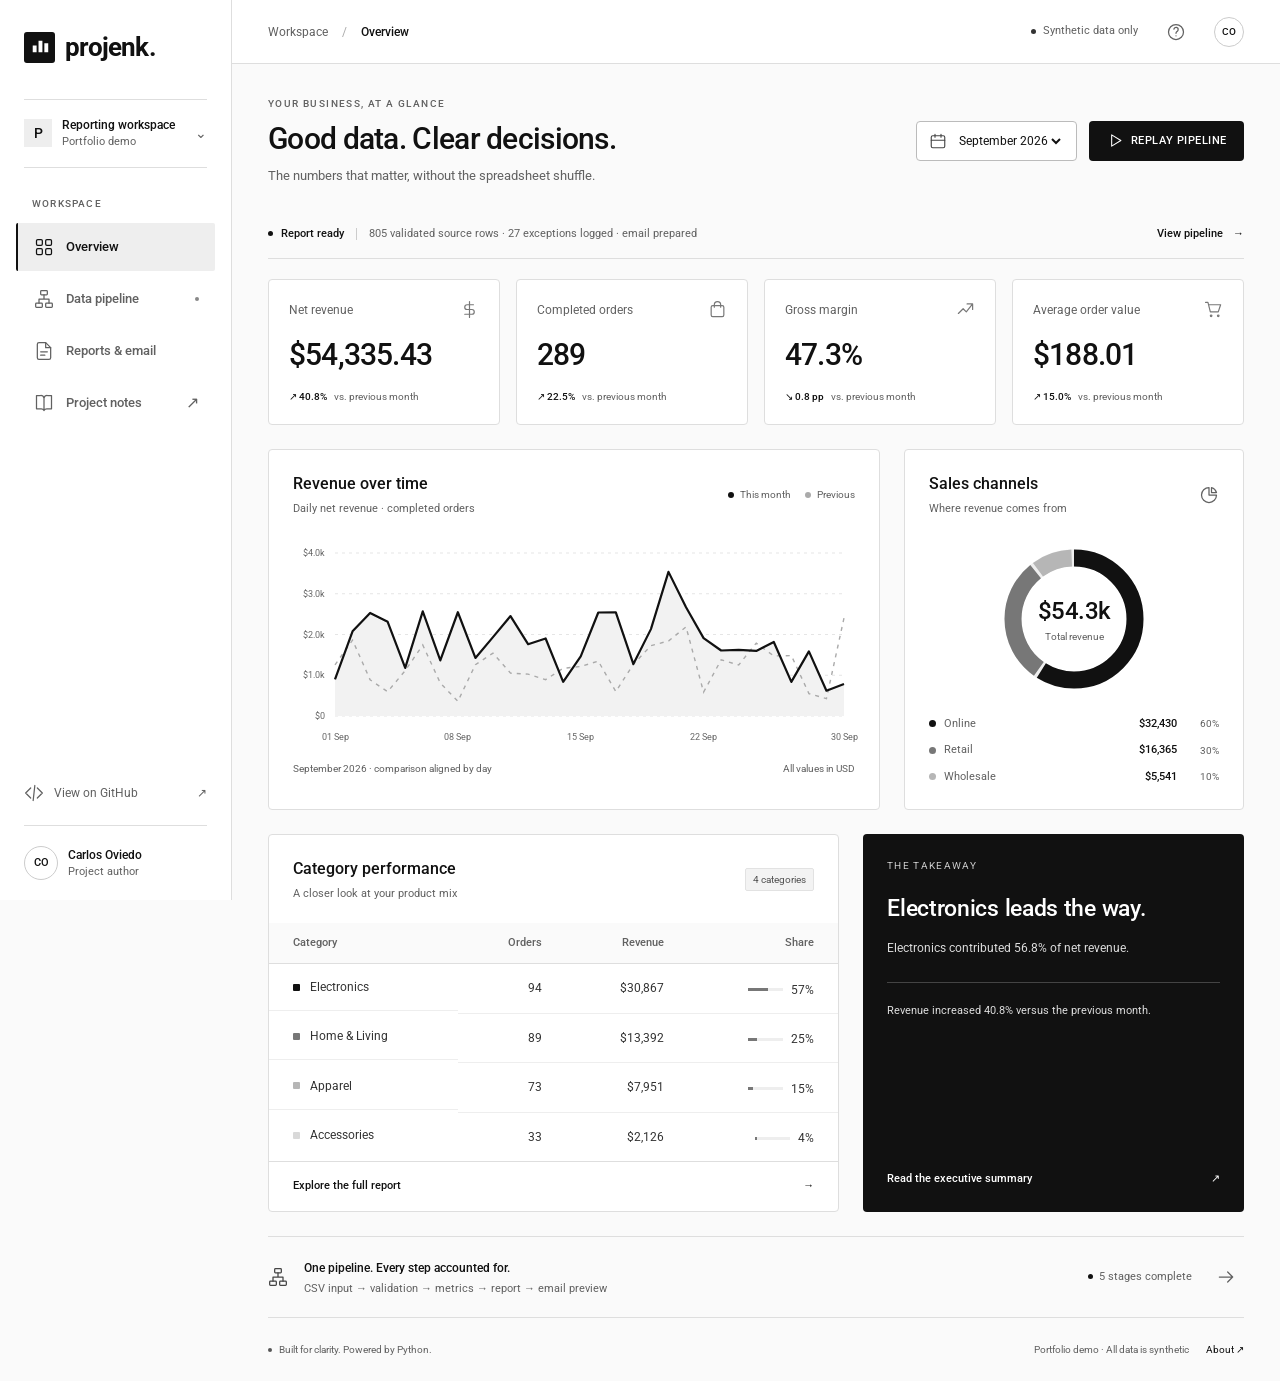
<file: docs/index.html>
<!doctype html>
<html lang="en">
<head>
  <meta charset="utf-8">
  <meta name="viewport" content="width=device-width, initial-scale=1">
  <meta name="description" content="Projenk: an automated business reporting portfolio. Explore synthetic CSV validation, business metrics, executive reports and email delivery.">
  <meta name="theme-color" content="#111111">
  <title>Projenk · Business reporting, automated</title>
  <link rel="icon" href="assets/favicon.svg" type="image/svg+xml">
  <link rel="stylesheet" href="assets/style.css">
  <script src="assets/app.js" defer></script>
</head>
<body>
  <a class="skip" href="#main">Skip to content</a>
  <aside class="sidebar">
    <a class="brand" href="#overview"><img src="assets/favicon.svg" width="31" height="31" alt="">projenk<span>.</span></a>
    <div class="workspace"><div class="workspace-mark">P</div><div><strong>Reporting workspace</strong><small>Portfolio demo</small></div><span class="chevrons">⌄</span></div>
    <p class="nav-label">WORKSPACE</p>
    <nav aria-label="Main navigation">
      <a href="#overview" data-view="overview" class="active"><span data-icon="grid"></span>Overview</a>
      <a href="#pipeline" data-view="pipeline"><span data-icon="flow"></span>Data pipeline<span class="nav-dot"></span></a>
      <a href="#reports" data-view="reports"><span data-icon="file"></span>Reports & email</a>
      <a href="#project" data-view="project"><span data-icon="book"></span>Project notes<span class="external-arrow">↗</span></a>
    </nav>
    <div class="sidebar-bottom"><a class="repo-link" href="https://github.com/ovikrai/projenk-reporting-demo" target="_blank" rel="noopener"><span data-icon="code"></span>View on GitHub <span>↗</span></a><div class="creator"><span class="avatar">CO</span><div><strong>Carlos Oviedo</strong><small>Project author</small></div></div></div>
  </aside>
  <div class="app-shell">
    <header class="topbar"><div><span class="breadcrumb">Workspace</span><span class="slash">/</span><strong id="breadcrumb">Overview</strong></div><div class="topbar-right"><span class="synthetic-pill"><span></span>Synthetic data only</span><a href="#project" class="icon-button" aria-label="About this demo"><span data-icon="help"></span></a><span class="avatar small">CO</span></div></header>
    <main id="main" tabindex="-1">
      <div class="page-heading"><div><p class="eyebrow" id="eyebrow">YOUR BUSINESS, AT A GLANCE</p><h1 id="page-title">Good data. Clear decisions.</h1><p id="page-subtitle">The numbers that matter, without the spreadsheet shuffle.</p></div><div class="heading-actions"><label class="period-picker"><span data-icon="calendar"></span><span class="sr-only">Reporting month</span><select id="period" aria-label="Reporting month"><option value="2026-09">September 2026</option><option value="2026-08">August 2026</option><option value="2026-07">July 2026</option></select></label><button class="button primary" id="run-button"><span data-icon="play"></span><span id="run-label">Replay pipeline</span></button></div></div>
      <div id="status" class="status-message" role="status" aria-live="polite"></div>
      <section id="view-overview" class="view" aria-label="Business overview">
        <div class="summary-strip"><div><span class="status-dot"></span><strong>Report ready</strong><span class="strip-divider"></span><span id="summary-count">Loading validated orders…</span></div><a href="#pipeline">View pipeline <span>→</span></a></div>
        <div class="metric-grid" id="metrics"></div>
        <div class="chart-grid"><article class="panel revenue-panel"><div class="panel-heading"><div><h2>Revenue over time</h2><p>Daily net revenue · completed orders</p></div><div class="chart-key"><span><i class="key current"></i>This month</span><span><i class="key previous"></i>Previous</span></div></div><div id="revenue-chart" class="revenue-chart"></div><div class="chart-foot"><span id="chart-period"></span><span class="light-text">All values in USD</span></div></article><article class="panel channels-panel"><div class="panel-heading"><div><h2>Sales channels</h2><p>Where revenue comes from</p></div><span data-icon="pie" class="muted"></span></div><div id="channel-chart"></div></article></div>
        <div class="detail-grid"><article class="panel category-panel"><div class="panel-heading"><div><h2>Category performance</h2><p>A closer look at your product mix</p></div><span class="tag">4 categories</span></div><div class="table-scroll"><table><thead><tr><th>Category</th><th>Orders</th><th>Revenue</th><th>Share</th></tr></thead><tbody id="category-rows"></tbody></table></div><a class="panel-link" href="#reports">Explore the full report <span>→</span></a></article><article class="insight-panel"><div class="insight-top"><span>THE TAKEAWAY</span></div><h2 id="insight-title">Let your data do the talking.</h2><p id="insight-body"></p><div class="insight-rule"></div><p class="insight-secondary" id="insight-secondary"></p><a href="#reports">Read the executive summary <span>↗</span></a></article></div>
        <article class="pipeline-strip"><div class="pipeline-icon"><span data-icon="flow"></span></div><div><strong>One pipeline. Every step accounted for.</strong><p>CSV input → validation → metrics → report → email preview</p></div><span class="pipeline-badge"><span class="status-dot"></span>5 stages complete</span><a href="#pipeline" class="icon-button" aria-label="Inspect pipeline"><span data-icon="arrow"></span></a></article>
      </section>
      <section id="view-pipeline" class="view" aria-label="Data pipeline" hidden>
        <div class="info-banner"><span data-icon="info"></span><p id="mode-note">This is a replay of real, generated Python artifacts. GitHub Pages serves the portfolio; Python and SMTP run locally or in GitHub Actions.</p></div>
        <div class="audit-metrics" id="audit-metrics"></div>
        <div class="pipeline-layout"><article class="panel stages-panel"><div class="panel-heading"><div><h2>From file to finished report</h2><p>Every stage has a verifiable output</p></div><span class="tag neutral">Deterministic</span></div><ol class="stage-list" id="stages"></ol></article><article class="panel source-panel"><div class="panel-heading"><h2>The source of truth</h2><span data-icon="file" class="muted"></span></div><div class="source-file"><span data-icon="table"></span><div><strong>synthetic_orders.csv</strong><small>July–September 2026 · seed 42</small></div><span class="tag">CSV</span></div><p>Retail orders across four categories, four regions and three channels. Includes deliberate duplicates, inconsistent formatting and invalid values.</p><a class="button secondary" href="data/synthetic_orders.csv" download><span data-icon="download"></span>Download source CSV</a><h3>Validation rules</h3><ul class="rule-list"><li>Strict schema and real ISO dates</li><li>Trim whitespace; normalize casing</li><li>Parse USD currency and grouped numbers</li><li>Validate quantities, costs and discounts</li><li>Retain the first valid duplicate ID</li><li>Reject invalid rows with a reason</li></ul><p class="hash-label">SOURCE SHA-256</p><code id="source-hash" class="hash"></code></article></div>
        <article class="panel"><div class="panel-heading"><div><h2>Validation audit</h2><p>Every excluded row stays visible. Counts cover the full source CSV.</p></div><a id="download-rejected" class="button secondary" download><span data-icon="download"></span>Rejected rows</a></div><div class="table-scroll"><table><thead><tr><th>Source line</th><th>Order ID</th><th>Reason</th><th>Result</th></tr></thead><tbody id="audit-rows"></tbody></table></div><button class="text-button" id="expand-audit">Show all 27 rejected rows ↓</button></article>
        <article class="panel clean-preview"><div class="panel-heading"><div><h2>Cleaned data preview</h2><p>The first eight accepted rows, ready for analysis</p></div><a id="download-cleaned" class="button secondary" download><span data-icon="download"></span>Cleaned CSV</a></div><div class="table-scroll"><table><thead><tr><th>Order ID</th><th>Date</th><th>Category</th><th>Channel</th><th>Qty</th><th>Unit price</th><th>Status</th></tr></thead><tbody id="clean-rows"></tbody></table></div></article>
      </section>
      <section id="view-reports" class="view" aria-label="Reports and email" hidden>
        <div class="report-layout"><article class="panel report-card"><div class="panel-heading"><div><h2>The executive report</h2><p>Generated from the validated dataset</p></div><span class="tag positive">Ready</span></div><div class="report-cover"><div class="report-brand">projenk<span>.</span></div><p class="eyebrow">MONTHLY BUSINESS REVIEW</p><h2>Clarity,<br>delivered.</h2><p id="report-month">September 2026</p><div class="cover-footer">SYNTHETIC RETAIL BUSINESS <span>↗</span></div></div><div class="report-actions"><a id="open-report" class="button primary" target="_blank" rel="noopener"><span data-icon="file"></span>Open report</a><a id="download-report" class="button secondary" download><span data-icon="download"></span>Download HTML</a></div><p class="small-note">Standalone HTML, ready to share. Use your browser’s Print / Save PDF for a PDF copy.</p></article><article class="panel email-card"><div class="panel-heading"><div><h2>Ready for the inbox</h2><p>A real MIME email with the report attached</p></div><span class="tag warning">Preview only</span></div><div class="email-fields"><p><span>From</span>demo@example.com</p><p><span>To</span>operations@example.com</p><p><span>Subject</span><strong id="email-subject"></strong></p></div><div class="email-body" id="email-body"></div><div class="attachment"><span data-icon="file"></span><div><strong id="attachment-name"></strong><small>Standalone HTML report</small></div><span data-icon="check"></span></div><a id="download-email" class="button secondary" download><span data-icon="download"></span>Download email (.eml)</a><div class="delivery-note"><span data-icon="info"></span><p>Preview prepared. No message is sent from this public site. Configure SMTP and run <code>--send</code> for live delivery.</p></div></article></div>
        <article class="panel"><div class="panel-heading"><div><h2>The report, behind the scenes</h2><p>Trace every conclusion back to the numbers</p></div><a id="download-metrics" class="button secondary" download>Metrics JSON <span>↗</span></a></div><ul id="report-insights" class="report-insights"></ul></article>
      </section>
      <section id="view-project" class="view" aria-label="Project documentation and portfolio" hidden>
        <article class="project-hero"><div><span class="tag neutral">ENGINEERING CASE STUDY</span><h2>Make reporting a process.<br>Not a recurring chore.</h2><p>A complete automation demo: intentionally messy synthetic data, auditable validation, reliable calculations and a report ready for delivery.</p><div class="tech-tags"><span>Python</span><span>CSV</span><span>GitHub Actions</span><span>GitHub Pages</span></div></div><div class="project-visual"><div class="visual-node">CSV<span>832 source rows</span></div><span>↓</span><div class="visual-node processing-node">Clean + validate<span>805 trusted rows</span></div><span>↓</span><div class="visual-node">Report + email<span>One automated workflow</span></div></div></article>
        <div class="project-grid"><article class="panel"><p class="eyebrow">01 / THE PROBLEM</p><h2>Reporting should be repeatable.</h2><p>Manual spreadsheets make it easy to overlook duplicates, mix refund rules and send figures nobody can trace. This demo makes each assumption visible and each output reproducible.</p></article><article class="panel"><p class="eyebrow">02 / THE SOLUTION</p><h2>Small pipeline. Complete handoff.</h2><p>A Python standard-library pipeline validates each row, uses decimal currency arithmetic, compares months and generates a standalone executive report plus a MIME email attachment.</p></article></div>
        <article class="panel video-panel"><div class="panel-heading"><div><h2>A quick tour</h2><p>A short walkthrough of the working demo</p></div><span class="tag">~35 seconds · captions</span></div><video id="demo-video" controls preload="metadata" poster="assets/overview.jpg"><source src="assets/demo.mp4" type="video/mp4"><track src="assets/demo.vtt" kind="captions" srclang="en" label="English" default>Your browser does not support video. <a href="assets/demo.mp4">Download the demo.</a></video></article>
        <div class="project-grid"><article class="panel setup-panel"><div class="panel-heading"><div><h2>Up and running</h2><p>Python 3.11+ · no third-party dependencies</p></div><button class="icon-button" id="copy-setup" aria-label="Copy setup commands"><span data-icon="copy"></span></button></div><pre id="setup-code"><code>git clone https://github.com/ovikrai/projenk-reporting-demo.git
cd projenk-reporting-demo
python3 scripts/build_site.py
python3 main.py
# Open http://127.0.0.1:8000</code></pre><p>Generate your own report with the same pipeline:</p><pre><code>python3 -m reporting run --month 2026-09</code></pre></article><article class="panel"><div class="panel-heading"><h2>Designed to be inspectable</h2><span data-icon="code" class="muted"></span></div><ul class="project-checks"><li><span data-icon="check"></span>Reproducible input with a fixed random seed</li><li><span data-icon="check"></span>CSV exports and row-level rejection reasons</li><li><span data-icon="check"></span>Monthly comparisons and documented formulas</li><li><span data-icon="check"></span>Explicit email delivery and duplicate-send receipts</li><li><span data-icon="check"></span>Tests for edge cases, reports and delivery</li><li><span data-icon="check"></span>Static hosting on GitHub Pages</li></ul><a class="panel-link" href="https://github.com/ovikrai/projenk-reporting-demo#readme" target="_blank" rel="noopener">Read the setup & architecture guide <span>↗</span></a></article></div>
        <article class="panel methodology"><h2>Know what you’re looking at</h2><p>All orders, revenue and business observations are synthetic. The dashboard reads reports produced by Python. On GitHub Pages, the pipeline button replays those stored artifacts. When served with <code>python3 main.py</code>, it runs the Python pipeline again. Email previews use fictional addresses; real delivery requires SMTP credentials outside the repository.</p><p>Revenue includes completed orders after discounts. Refunds and cancellations contribute zero revenue and zero cost. Gross margin excludes operating expenses. Comparisons use the full previous calendar month; July has no baseline. Data quality counts describe all three months.</p></article>
      </section>
      <footer class="page-footer"><span><span class="footer-dot"></span>Built for clarity. Powered by Python.</span><span>Portfolio demo · All data is synthetic <a href="#project">About ↗</a></span></footer>
    </main>
  </div>
  <noscript><div class="noscript">This dashboard needs JavaScript. You can still <a href="reports/2026-09/report.html">open the executive report</a> or <a href="data/synthetic_orders.csv">download the synthetic CSV</a>.</div></noscript>
</body>
</html>
</file>
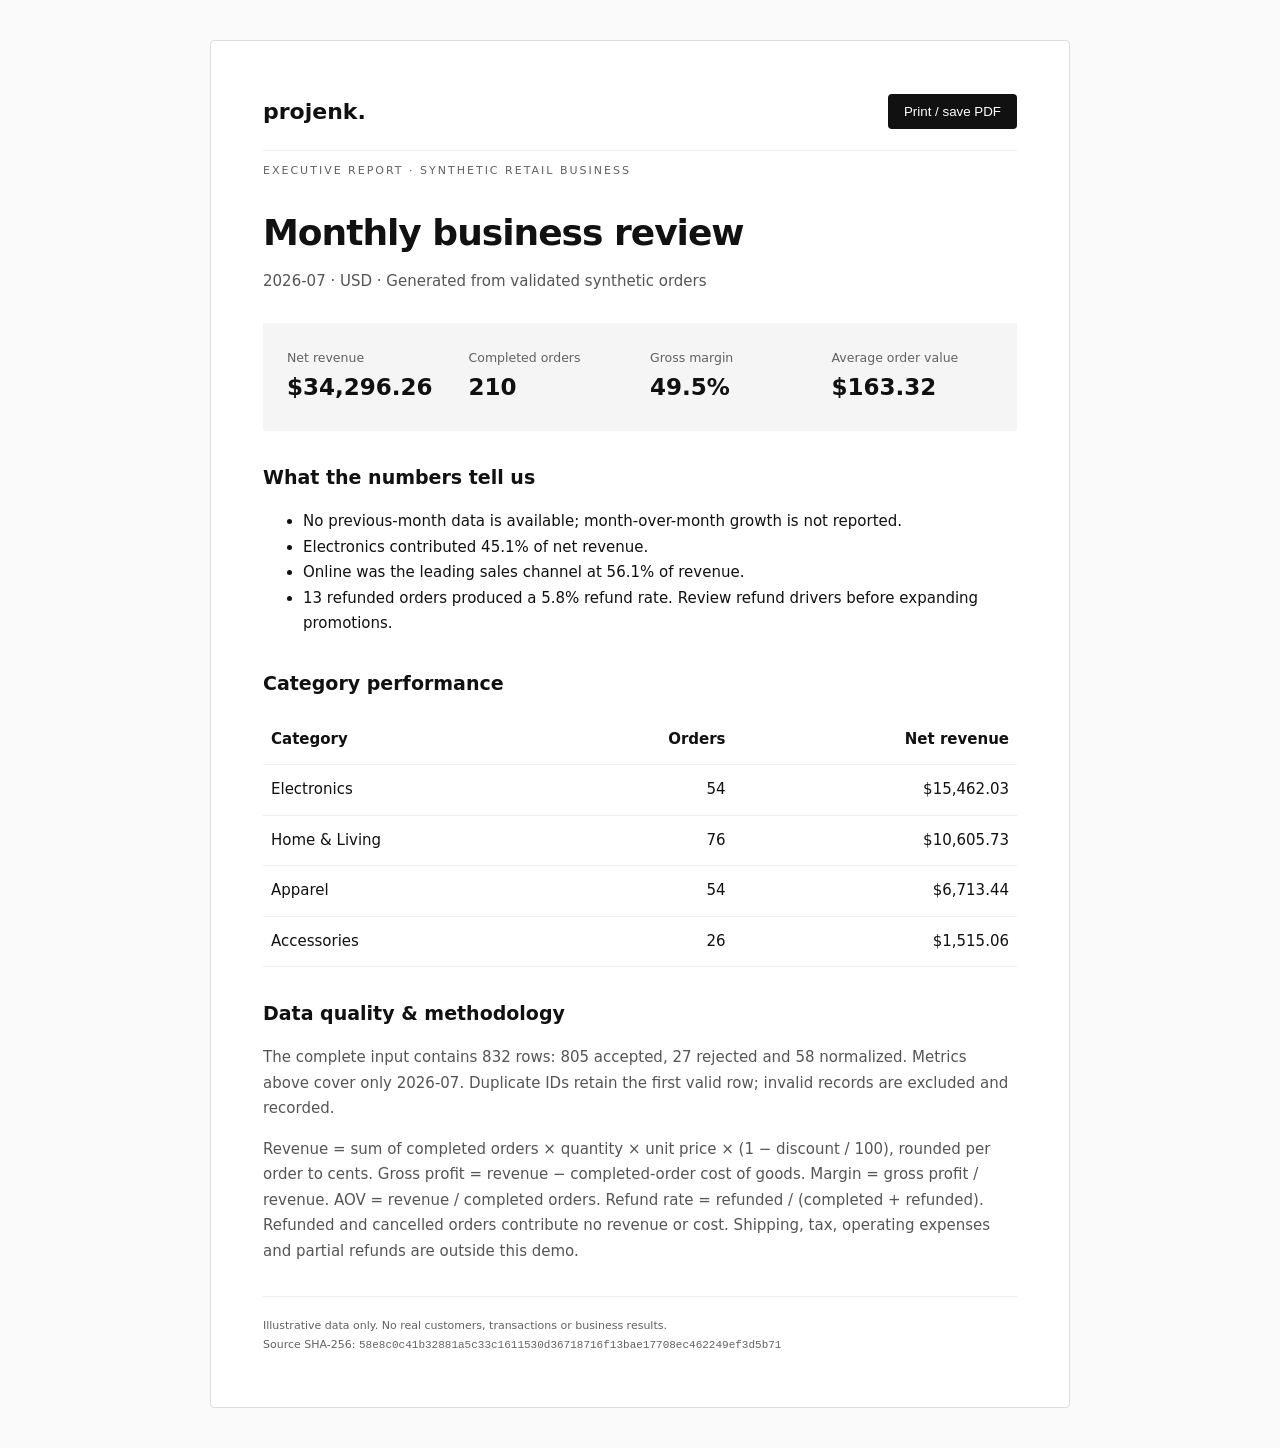
<file: docs/reports/2026-07/report.html>
<!doctype html><html lang="en"><head><meta charset="utf-8"><meta name="viewport" content="width=device-width,initial-scale=1"><title>Projenk · 2026-07 business report</title>
<style>*{box-sizing:border-box}body{margin:0;background:#fafafa;color:#111111;font:15px/1.7 system-ui,sans-serif}main{max-width:860px;margin:40px auto;background:white;padding:52px;border:1px solid #dddddd;border-radius:4px}header{display:flex;justify-content:space-between;align-items:center;border-bottom:1px solid #eee;padding-bottom:20px}.brand{font-size:22px;font-weight:600}.label{color:#616161;font-size:11px;letter-spacing:2px;text-transform:uppercase}h1{font-size:36px;line-height:1.2;letter-spacing:-1px;margin:30px 0 10px}h2{font-size:19px;margin-top:30px}p{color:#555555}.cards{display:grid;grid-template-columns:repeat(4,1fr);gap:20px;background:#f5f5f5;padding:24px;border-radius:2px;margin-top:28px}small{display:block;color:#616161}strong{display:block;font-size:23px;color:#111111}table{width:100%;border-collapse:collapse}td,th{padding:12px 8px;border-bottom:1px solid #eee;text-align:left}td:nth-child(n+2),th:nth-child(n+2){text-align:right}footer{font-size:11px;color:#616161;border-top:1px solid #eee;padding-top:20px;margin-top:32px}button{border:0;border-radius:4px;background:#111111;color:white;padding:10px 16px;cursor:pointer}code{overflow-wrap:anywhere}@media(max-width:640px){main{margin:0;padding:24px}.cards{grid-template-columns:repeat(2,1fr)}h1{font-size:28px}}@media print{body{background:white}main{margin:0;border:0;padding:20px}button{display:none}}</style></head><body><main>
<header><span class="brand">projenk<span style="color:#111111">.</span></span><button onclick="window.print()">Print / save PDF</button></header>
<p class="label">Executive report · synthetic retail business</p><h1>Monthly business review</h1><p>2026-07 · USD · Generated from validated synthetic orders</p>
<div class="cards"><div><small>Net revenue</small><strong>$34,296.26</strong></div><div><small>Completed orders</small><strong>210</strong></div><div><small>Gross margin</small><strong>49.5%</strong></div><div><small>Average order value</small><strong>$163.32</strong></div></div><h2>What the numbers tell us</h2><ul><li>No previous-month data is available; month-over-month growth is not reported.</li><li>Electronics contributed 45.1% of net revenue.</li><li>Online was the leading sales channel at 56.1% of revenue.</li><li>13 refunded orders produced a 5.8% refund rate. Review refund drivers before expanding promotions.</li></ul>
<h2>Category performance</h2><table><thead><tr><th>Category</th><th>Orders</th><th>Net revenue</th></tr></thead><tbody><tr><td>Electronics</td><td>54</td><td>$15,462.03</td></tr><tr><td>Home &amp; Living</td><td>76</td><td>$10,605.73</td></tr><tr><td>Apparel</td><td>54</td><td>$6,713.44</td></tr><tr><td>Accessories</td><td>26</td><td>$1,515.06</td></tr></tbody></table>
<h2>Data quality & methodology</h2><p>The complete input contains 832 rows: 805 accepted, 27 rejected and 58 normalized. Metrics above cover only 2026-07. Duplicate IDs retain the first valid row; invalid records are excluded and recorded.</p>
<p>Revenue = sum of completed orders × quantity × unit price × (1 − discount / 100), rounded per order to cents. Gross profit = revenue − completed-order cost of goods. Margin = gross profit / revenue. AOV = revenue / completed orders. Refund rate = refunded / (completed + refunded). Refunded and cancelled orders contribute no revenue or cost. Shipping, tax, operating expenses and partial refunds are outside this demo.</p>
<footer>Illustrative data only. No real customers, transactions or business results.<br>Source SHA-256: <code>58e8c0c41b32881a5c33c1611530d36718716f13bae17708ec462249ef3d5b71</code></footer></main></body></html>
</file>
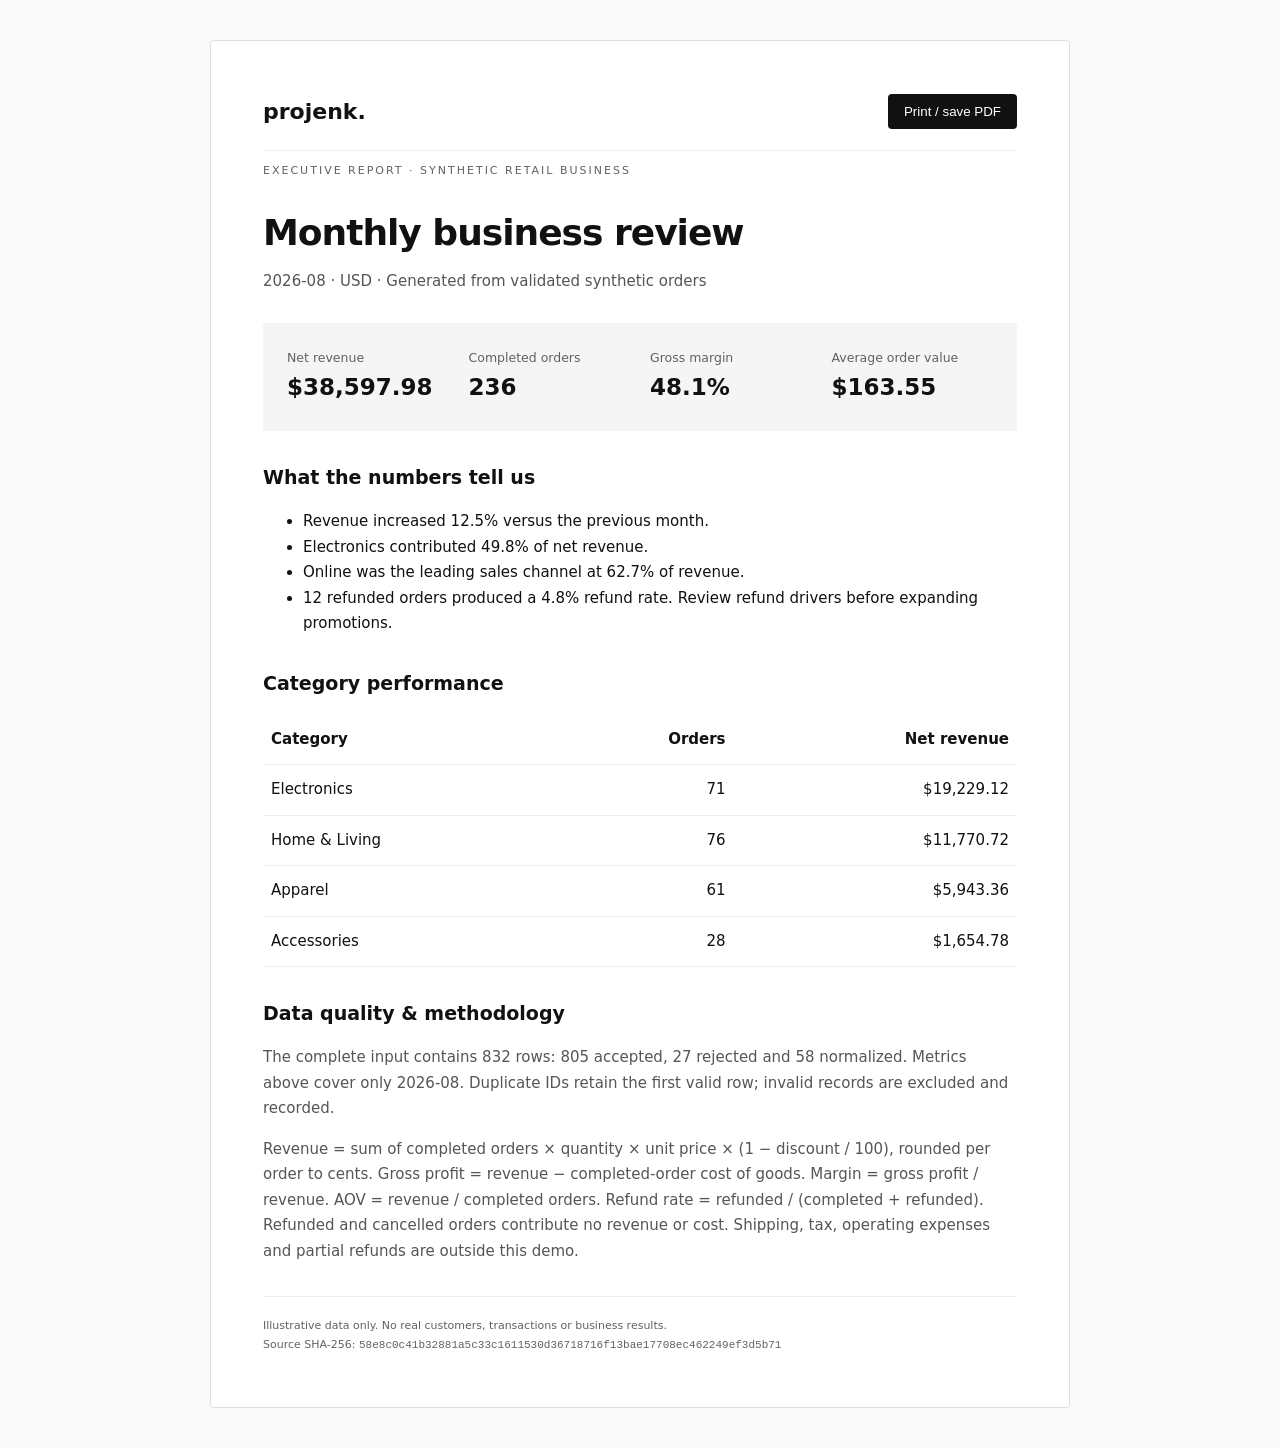
<file: docs/reports/2026-08/report.html>
<!doctype html><html lang="en"><head><meta charset="utf-8"><meta name="viewport" content="width=device-width,initial-scale=1"><title>Projenk · 2026-08 business report</title>
<style>*{box-sizing:border-box}body{margin:0;background:#fafafa;color:#111111;font:15px/1.7 system-ui,sans-serif}main{max-width:860px;margin:40px auto;background:white;padding:52px;border:1px solid #dddddd;border-radius:4px}header{display:flex;justify-content:space-between;align-items:center;border-bottom:1px solid #eee;padding-bottom:20px}.brand{font-size:22px;font-weight:600}.label{color:#616161;font-size:11px;letter-spacing:2px;text-transform:uppercase}h1{font-size:36px;line-height:1.2;letter-spacing:-1px;margin:30px 0 10px}h2{font-size:19px;margin-top:30px}p{color:#555555}.cards{display:grid;grid-template-columns:repeat(4,1fr);gap:20px;background:#f5f5f5;padding:24px;border-radius:2px;margin-top:28px}small{display:block;color:#616161}strong{display:block;font-size:23px;color:#111111}table{width:100%;border-collapse:collapse}td,th{padding:12px 8px;border-bottom:1px solid #eee;text-align:left}td:nth-child(n+2),th:nth-child(n+2){text-align:right}footer{font-size:11px;color:#616161;border-top:1px solid #eee;padding-top:20px;margin-top:32px}button{border:0;border-radius:4px;background:#111111;color:white;padding:10px 16px;cursor:pointer}code{overflow-wrap:anywhere}@media(max-width:640px){main{margin:0;padding:24px}.cards{grid-template-columns:repeat(2,1fr)}h1{font-size:28px}}@media print{body{background:white}main{margin:0;border:0;padding:20px}button{display:none}}</style></head><body><main>
<header><span class="brand">projenk<span style="color:#111111">.</span></span><button onclick="window.print()">Print / save PDF</button></header>
<p class="label">Executive report · synthetic retail business</p><h1>Monthly business review</h1><p>2026-08 · USD · Generated from validated synthetic orders</p>
<div class="cards"><div><small>Net revenue</small><strong>$38,597.98</strong></div><div><small>Completed orders</small><strong>236</strong></div><div><small>Gross margin</small><strong>48.1%</strong></div><div><small>Average order value</small><strong>$163.55</strong></div></div><h2>What the numbers tell us</h2><ul><li>Revenue increased 12.5% versus the previous month.</li><li>Electronics contributed 49.8% of net revenue.</li><li>Online was the leading sales channel at 62.7% of revenue.</li><li>12 refunded orders produced a 4.8% refund rate. Review refund drivers before expanding promotions.</li></ul>
<h2>Category performance</h2><table><thead><tr><th>Category</th><th>Orders</th><th>Net revenue</th></tr></thead><tbody><tr><td>Electronics</td><td>71</td><td>$19,229.12</td></tr><tr><td>Home &amp; Living</td><td>76</td><td>$11,770.72</td></tr><tr><td>Apparel</td><td>61</td><td>$5,943.36</td></tr><tr><td>Accessories</td><td>28</td><td>$1,654.78</td></tr></tbody></table>
<h2>Data quality & methodology</h2><p>The complete input contains 832 rows: 805 accepted, 27 rejected and 58 normalized. Metrics above cover only 2026-08. Duplicate IDs retain the first valid row; invalid records are excluded and recorded.</p>
<p>Revenue = sum of completed orders × quantity × unit price × (1 − discount / 100), rounded per order to cents. Gross profit = revenue − completed-order cost of goods. Margin = gross profit / revenue. AOV = revenue / completed orders. Refund rate = refunded / (completed + refunded). Refunded and cancelled orders contribute no revenue or cost. Shipping, tax, operating expenses and partial refunds are outside this demo.</p>
<footer>Illustrative data only. No real customers, transactions or business results.<br>Source SHA-256: <code>58e8c0c41b32881a5c33c1611530d36718716f13bae17708ec462249ef3d5b71</code></footer></main></body></html>
</file>
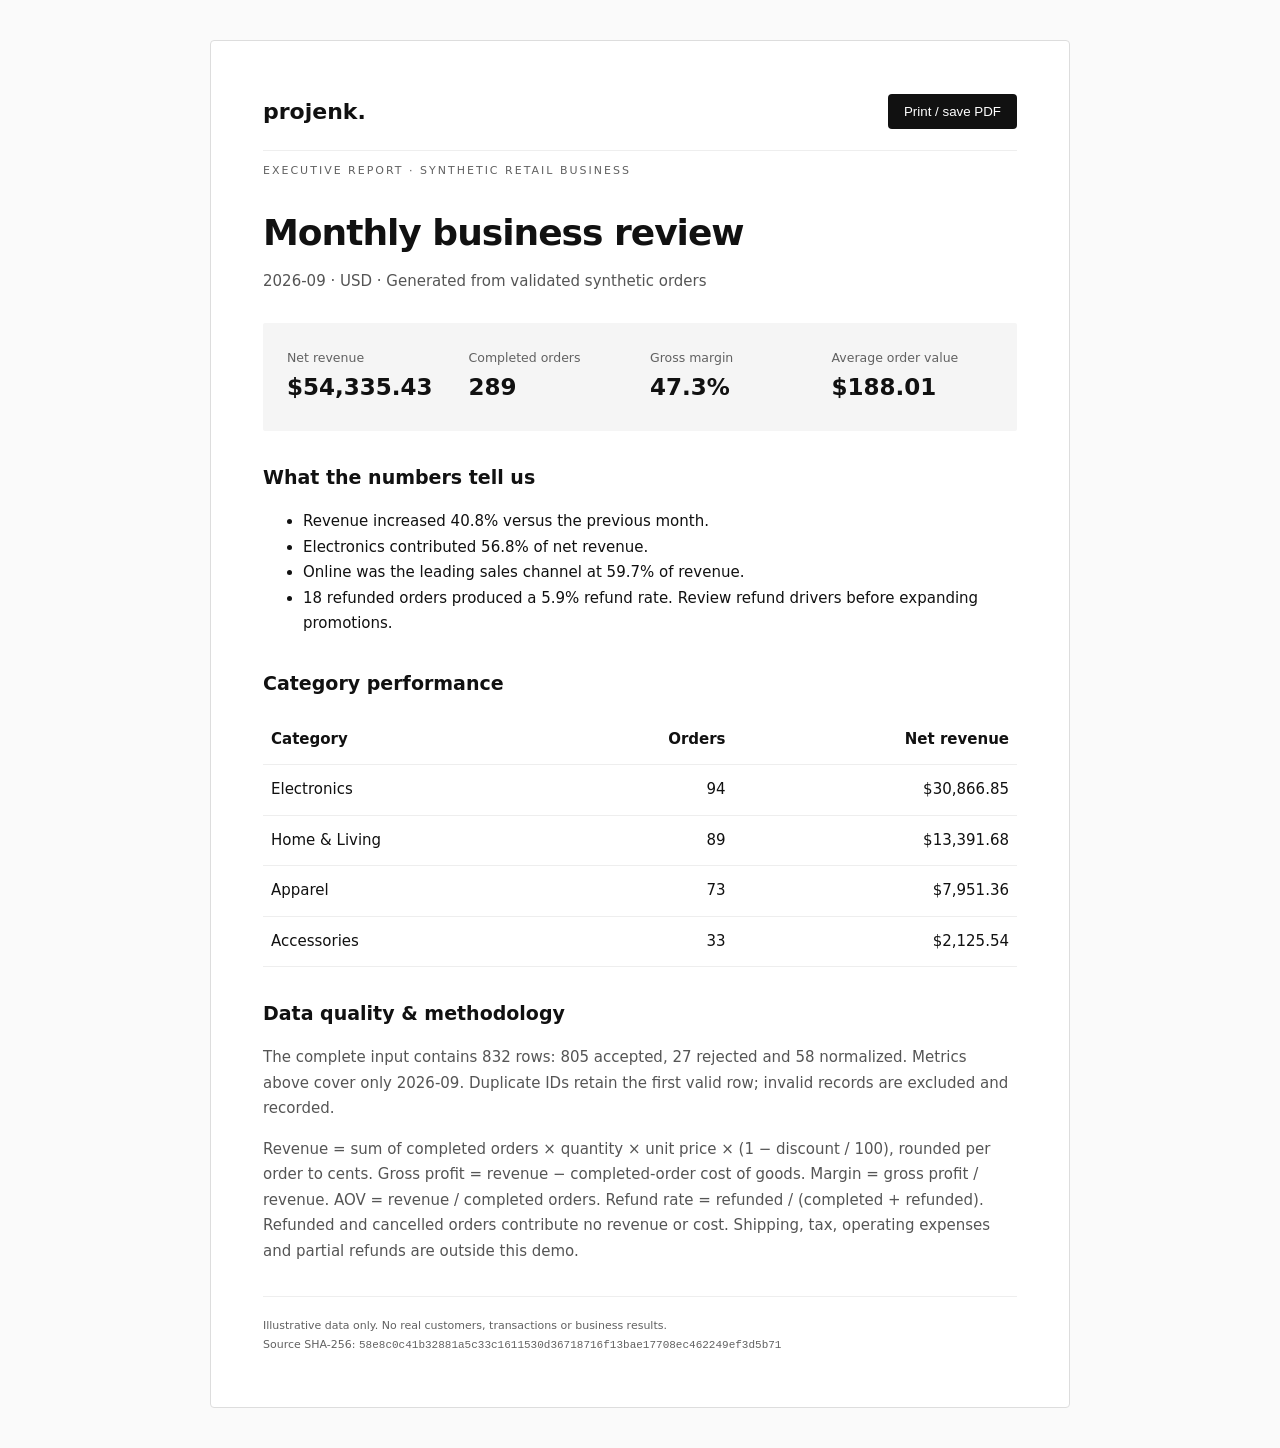
<file: docs/reports/2026-09/report.html>
<!doctype html><html lang="en"><head><meta charset="utf-8"><meta name="viewport" content="width=device-width,initial-scale=1"><title>Projenk · 2026-09 business report</title>
<style>*{box-sizing:border-box}body{margin:0;background:#fafafa;color:#111111;font:15px/1.7 system-ui,sans-serif}main{max-width:860px;margin:40px auto;background:white;padding:52px;border:1px solid #dddddd;border-radius:4px}header{display:flex;justify-content:space-between;align-items:center;border-bottom:1px solid #eee;padding-bottom:20px}.brand{font-size:22px;font-weight:600}.label{color:#616161;font-size:11px;letter-spacing:2px;text-transform:uppercase}h1{font-size:36px;line-height:1.2;letter-spacing:-1px;margin:30px 0 10px}h2{font-size:19px;margin-top:30px}p{color:#555555}.cards{display:grid;grid-template-columns:repeat(4,1fr);gap:20px;background:#f5f5f5;padding:24px;border-radius:2px;margin-top:28px}small{display:block;color:#616161}strong{display:block;font-size:23px;color:#111111}table{width:100%;border-collapse:collapse}td,th{padding:12px 8px;border-bottom:1px solid #eee;text-align:left}td:nth-child(n+2),th:nth-child(n+2){text-align:right}footer{font-size:11px;color:#616161;border-top:1px solid #eee;padding-top:20px;margin-top:32px}button{border:0;border-radius:4px;background:#111111;color:white;padding:10px 16px;cursor:pointer}code{overflow-wrap:anywhere}@media(max-width:640px){main{margin:0;padding:24px}.cards{grid-template-columns:repeat(2,1fr)}h1{font-size:28px}}@media print{body{background:white}main{margin:0;border:0;padding:20px}button{display:none}}</style></head><body><main>
<header><span class="brand">projenk<span style="color:#111111">.</span></span><button onclick="window.print()">Print / save PDF</button></header>
<p class="label">Executive report · synthetic retail business</p><h1>Monthly business review</h1><p>2026-09 · USD · Generated from validated synthetic orders</p>
<div class="cards"><div><small>Net revenue</small><strong>$54,335.43</strong></div><div><small>Completed orders</small><strong>289</strong></div><div><small>Gross margin</small><strong>47.3%</strong></div><div><small>Average order value</small><strong>$188.01</strong></div></div><h2>What the numbers tell us</h2><ul><li>Revenue increased 40.8% versus the previous month.</li><li>Electronics contributed 56.8% of net revenue.</li><li>Online was the leading sales channel at 59.7% of revenue.</li><li>18 refunded orders produced a 5.9% refund rate. Review refund drivers before expanding promotions.</li></ul>
<h2>Category performance</h2><table><thead><tr><th>Category</th><th>Orders</th><th>Net revenue</th></tr></thead><tbody><tr><td>Electronics</td><td>94</td><td>$30,866.85</td></tr><tr><td>Home &amp; Living</td><td>89</td><td>$13,391.68</td></tr><tr><td>Apparel</td><td>73</td><td>$7,951.36</td></tr><tr><td>Accessories</td><td>33</td><td>$2,125.54</td></tr></tbody></table>
<h2>Data quality & methodology</h2><p>The complete input contains 832 rows: 805 accepted, 27 rejected and 58 normalized. Metrics above cover only 2026-09. Duplicate IDs retain the first valid row; invalid records are excluded and recorded.</p>
<p>Revenue = sum of completed orders × quantity × unit price × (1 − discount / 100), rounded per order to cents. Gross profit = revenue − completed-order cost of goods. Margin = gross profit / revenue. AOV = revenue / completed orders. Refund rate = refunded / (completed + refunded). Refunded and cancelled orders contribute no revenue or cost. Shipping, tax, operating expenses and partial refunds are outside this demo.</p>
<footer>Illustrative data only. No real customers, transactions or business results.<br>Source SHA-256: <code>58e8c0c41b32881a5c33c1611530d36718716f13bae17708ec462249ef3d5b71</code></footer></main></body></html>
</file>
<file: docs/assets/style.css>
@import url('https://fonts.googleapis.com/css2?family=Roboto:wght@400;500;600;700&display=swap');

:root {
  color-scheme: light;
  --ink: #111;
  --muted: #616161;
  --line: #dedede;
  --surface: #fff;
  --canvas: #fafafa;
  --hover: #f2f2f2;
  --font: 'Roboto', Arial, sans-serif;
}

* { box-sizing: border-box; }
body { margin: 0; background: var(--canvas); color: var(--ink); font: 14px/1.5 var(--font); }
a { color: inherit; text-decoration: none; }
button, select { font: inherit; }
button, a, select { -webkit-tap-highlight-color: transparent; }
button { cursor: pointer; }
button:disabled { cursor: wait; opacity: .55; }
svg { display: block; }
h1, h2, h3, p { margin: 0; }
h2 { font-size: 16px; font-weight: 500; letter-spacing: 0; }
h3 { font-size: 14px; font-weight: 500; }
button:focus-visible, a:focus-visible, select:focus-visible { outline: 2px solid var(--ink); outline-offset: 4px; }
.skip { position: fixed; top: -80px; left: 20px; z-index: 100; background: var(--ink); color: white; padding: 14px 20px; }
.skip:focus { top: 10px; }
.sr-only { position: absolute; width: 1px; height: 1px; padding: 0; margin: -1px; overflow: hidden; clip: rect(0,0,0,0); white-space: nowrap; border: 0; }
[data-icon] { display: inline-flex; flex-shrink: 0; align-items: center; justify-content: center; width: 20px; height: 20px; }
[data-icon] svg { width: 100%; height: 100%; }

/* Flat navigation drawer and app bar. */
.sidebar { width: 232px; height: 100vh; position: fixed; inset: 0 auto 0 0; display: flex; flex-direction: column; background: white; border-right: 1px solid var(--line); padding: 28px 16px 20px; z-index: 3; }
.brand { display: flex; align-items: center; gap: 10px; padding: 0 8px; font-size: 26px; font-weight: 700; letter-spacing: -1px; }
.brand > span { margin-left: -9px; }
.workspace { margin: 32px 8px 28px; display: flex; align-items: center; gap: 10px; padding: 16px 0; border-top: 1px solid var(--line); border-bottom: 1px solid var(--line); }
.workspace-mark { display: grid; place-items: center; width: 28px; height: 28px; background: #eee; font-weight: 500; }
.workspace strong { display: block; font-size: 12px; font-weight: 500; }
.workspace small { display: block; font-size: 11px; color: var(--muted); }
.chevrons { margin-left: auto; color: var(--muted); }
.nav-label { margin: 0 16px 12px; font-size: 10px; letter-spacing: 1.2px; font-weight: 500; color: var(--muted); }
nav { display: grid; gap: 4px; }
nav a { display: flex; align-items: center; gap: 12px; padding: 12px 16px; min-height: 48px; border-left: 2px solid transparent; border-radius: 2px; color: var(--muted); font-size: 13px; font-weight: 500; white-space: nowrap; transition: background .15s; }
nav a:hover { background: var(--hover); }
nav a.active { color: var(--ink); background: #eee; border-left-color: var(--ink); }
.nav-dot { margin-left: auto; width: 4px; height: 4px; background: #888; border-radius: 50%; }
.external-arrow { margin-left: auto; font-size: 16px; }
.sidebar-bottom { margin-top: auto; padding: 0 8px; }
.repo-link { display: flex; align-items: center; gap: 10px; font-size: 12px; color: var(--muted); padding: 16px 0 22px; }
.repo-link > span:last-child { margin-left: auto; }
.creator { display: flex; align-items: center; gap: 10px; border-top: 1px solid var(--line); padding-top: 20px; }
.avatar { display: grid; place-items: center; width: 34px; height: 34px; border: 1px solid #ccc; border-radius: 50%; font-size: 11px; font-weight: 500; background: #fff; }
.creator strong { display: block; font-size: 12px; font-weight: 500; }
.creator small { display: block; color: var(--muted); font-size: 11px; }
.app-shell { margin-left: 232px; }
.topbar { height: 64px; display: flex; align-items: center; justify-content: space-between; padding: 0 36px; background: #fff; border-bottom: 1px solid var(--line); font-size: 12px; }
.breadcrumb { color: var(--muted); }
.slash { color: #aaa; margin: 0 14px; }
.topbar strong { font-weight: 500; }
.topbar-right { display: flex; align-items: center; gap: 20px; }
.synthetic-pill { display: flex; align-items: center; gap: 7px; color: var(--muted); font-size: 11px; }
.synthetic-pill > span { width: 5px; height: 5px; background: #333; border-radius: 50%; }
.icon-button { display: inline-flex; align-items: center; justify-content: center; padding: 8px; border: 0; background: transparent; color: var(--muted); border-radius: 50%; }
.icon-button:hover { background: var(--hover); color: var(--ink); }
.avatar.small { width: 30px; height: 30px; font-size: 10px; }

/* Material typography, outlined surfaces and filled / outlined controls. */
main { max-width: 1510px; padding: 32px 36px 0; margin: 0 auto; }
.page-heading { display: flex; justify-content: space-between; align-items: center; gap: 24px; margin-bottom: 28px; }
.eyebrow { color: var(--muted); font-size: 10px; letter-spacing: 1.4px; font-weight: 500; margin-bottom: 8px; }
h1 { font-size: 30px; font-weight: 500; letter-spacing: -.7px; line-height: 1.3; }
.page-heading p:not(.eyebrow) { color: var(--muted); font-size: 13px; margin-top: 8px; }
.heading-actions { display: flex; align-items: center; flex-shrink: 0; gap: 12px; }
.period-picker { display: flex; align-items: center; gap: 8px; border: 1px solid #bbb; border-radius: 4px; background: #fff; padding: 10px 12px; color: #444; }
.period-picker [data-icon] { width: 18px; height: 18px; }
.period-picker select { max-width: 142px; background: white; border: 0; color: var(--ink); font-size: 12px; cursor: pointer; }
.button { display: inline-flex; align-items: center; justify-content: center; gap: 8px; min-height: 40px; padding: 10px 16px; border: 1px solid transparent; border-radius: 4px; font-size: 11px; letter-spacing: .55px; text-transform: uppercase; font-weight: 500; white-space: nowrap; transition: background .15s; }
.button [data-icon] { width: 17px; height: 17px; }
.primary { color: white; background: var(--ink); }
.primary:hover { background: #333; }
.primary:active { background: #555; }
.secondary { color: var(--ink); border-color: #bbb; background: #fff; }
.secondary:hover { background: var(--hover); }
.secondary:active { background: #e6e6e6; }
.summary-strip { display: flex; align-items: center; justify-content: space-between; gap: 12px; padding: 12px 0 16px; margin-bottom: 20px; border-bottom: 1px solid var(--line); color: var(--muted); font-size: 11px; }
.summary-strip > div { display: flex; align-items: center; gap: 8px; }
.summary-strip strong { color: var(--ink); font-weight: 500; }
.summary-strip a { display: flex; gap: 10px; color: var(--ink); font-weight: 500; }
.status-dot { display: inline-block; width: 5px; height: 5px; border-radius: 50%; background: var(--ink); }
.strip-divider { height: 12px; width: 1px; margin: 0 4px; background: #ccc; }
.metric-grid { display: grid; grid-template-columns: repeat(4, 1fr); gap: 16px; margin-bottom: 24px; }
.metric-card { background: white; border: 1px solid var(--line); border-radius: 4px; padding: 20px; }
.metric-label { display: flex; justify-content: space-between; align-items: center; gap: 8px; color: var(--muted); font-size: 12px; margin-bottom: 18px; }
.metric-icon { display: inline-flex; color: #777; }
.metric-icon [data-icon] { width: 19px; height: 19px; }
.metric-value { font-size: 30px; font-weight: 500; letter-spacing: -.8px; line-height: 1.2; font-variant-numeric: tabular-nums; margin-bottom: 16px; }
.metric-bottom { display: flex; align-items: center; gap: 7px; color: var(--muted); font-size: 10px; }
.delta { color: var(--ink); font-size: 10px; font-weight: 500; white-space: nowrap; }
.delta.none { color: var(--muted); font-weight: 400; }
.panel { background: white; border: 1px solid var(--line); border-radius: 4px; overflow: hidden; }
.panel-heading { display: flex; justify-content: space-between; align-items: center; gap: 14px; padding: 22px 24px 20px; }
.panel-heading p { color: var(--muted); font-size: 11px; margin-top: 5px; }
.chart-grid { display: grid; grid-template-columns: minmax(0, 1.8fr) minmax(260px, 1fr); gap: 24px; margin-bottom: 24px; }
.chart-key { display: flex; gap: 14px; color: var(--muted); font-size: 10px; }
.chart-key > span { display: flex; align-items: center; gap: 6px; }
.key { display: inline-block; width: 6px; height: 6px; border-radius: 50%; }
.key.current { background: #111; }
.key.previous { background: #aaa; }
.revenue-chart { padding: 0 21px; height: 207px; }
.revenue-chart svg { width: 100%; height: 100%; overflow: visible; }
.chart-foot { display: flex; justify-content: space-between; gap: 12px; padding: 16px 24px 20px; color: var(--muted); font-size: 10px; }
.light-text, .muted { color: var(--muted); }
.donut-wrap { position: relative; width: 154px; height: 154px; margin: 4px auto 20px; }
.donut-wrap svg { width: 154px; height: 154px; transform: rotate(-90deg); }
.donut-label { position: absolute; inset: 0; display: flex; flex-direction: column; justify-content: center; align-items: center; }
.donut-label strong { font-size: 24px; font-weight: 500; letter-spacing: -.5px; }
.donut-label small { color: var(--muted); font-size: 10px; }
.channel-legend { display: grid; gap: 10px; padding: 0 24px 24px; font-size: 11px; }
.channel-legend > div { display: flex; align-items: center; gap: 8px; color: var(--muted); }
.channel-legend i { display: inline-block; width: 7px; height: 7px; border-radius: 50%; }
.channel-legend strong { margin-left: auto; color: var(--ink); font-size: 11px; font-weight: 500; }
.channel-legend small { width: 34px; text-align: right; font-size: 10px; }
.detail-grid { display: grid; grid-template-columns: minmax(0,1.5fr) minmax(280px,1fr); gap: 24px; margin-bottom: 24px; }
.tag { display: inline-flex; align-items: center; color: #555; background: #f3f3f3; border: 1px solid #e2e2e2; border-radius: 2px; padding: 3px 7px; font-size: 10px; white-space: nowrap; }
.tag.positive { color: var(--ink); background: #eee; }
.tag.warning { color: #555; background: white; border-style: dashed; }
.tag.neutral { background: #eee; color: var(--ink); }
.table-scroll { overflow: auto; }
table { width: 100%; border-collapse: collapse; text-align: left; font-size: 12px; white-space: nowrap; font-variant-numeric: tabular-nums; }
th { color: var(--muted); font-size: 11px; font-weight: 500; background: #fafafa; border-bottom: 1px solid var(--line); padding: 12px 24px; }
td { color: #333; border-bottom: 1px solid #eee; padding: 14px 24px; }
tr:last-child td { border-bottom: 0; }
th:nth-child(n+2), td:nth-child(n+2) { text-align: right; }
.category-panel td:first-child { display: flex; align-items: center; gap: 10px; }
.category-dot { display: inline-block; width: 7px; height: 7px; border-radius: 1px; }
.share-cell { display: inline-flex; align-items: center; gap: 8px; }
.share-bar { width: 35px; height: 3px; background: #eee; overflow: hidden; }
.share-bar i { display: block; height: 100%; background: #777; }
.panel-link { display: flex; justify-content: space-between; gap: 12px; padding: 16px 24px; border-top: 1px solid var(--line); font-size: 11px; font-weight: 500; }
.panel-link:hover { background: var(--hover); }
.insight-panel { display: flex; flex-direction: column; padding: 24px; background: #111; color: white; border-radius: 4px; }
.insight-top { color: #ccc; font-size: 10px; letter-spacing: 1.3px; margin-bottom: 20px; }
.insight-panel h2 { font-size: 23px; line-height: 1.35; letter-spacing: -.3px; margin-bottom: 14px; }
.insight-panel p { color: #ddd; font-size: 12px; line-height: 1.8; }
.insight-rule { height: 1px; background: #444; margin: 22px 0 18px; }
.insight-panel .insight-secondary { font-size: 11px; margin-bottom: 24px; }
.insight-panel a { display: flex; justify-content: space-between; margin-top: auto; font-size: 11px; font-weight: 500; color: white; }
.pipeline-strip { display: flex; align-items: center; gap: 16px; padding: 20px 0; border-top: 1px solid var(--line); border-bottom: 1px solid var(--line); }
.pipeline-icon { color: #444; display: inline-flex; }
.pipeline-strip strong { font-size: 12px; font-weight: 500; }
.pipeline-strip p { color: var(--muted); font-size: 11px; margin-top: 3px; }
.pipeline-badge { display: flex; align-items: center; gap: 6px; margin-left: auto; font-size: 11px; color: var(--muted); }
.page-footer { display: flex; justify-content: space-between; gap: 12px; padding: 24px 0; color: var(--muted); font-size: 10px; }
.page-footer > span { display: flex; align-items: center; gap: 7px; }
.page-footer a { color: var(--ink); margin-left: 10px; }
.footer-dot { width: 4px; height: 4px; border-radius: 50%; background: #555; }
.status-message:empty { display: none; }
.status-message { padding: 14px 16px; margin-bottom: 24px; border-left: 3px solid #111; background: #eee; font-size: 12px; }
.status-message.error { border: 1px solid #333; border-left-width: 3px; background: #fff; font-weight: 500; }

/* Pipeline, report, email and documentation views. */
.info-banner { display: flex; align-items: center; gap: 12px; padding: 16px 0; margin-bottom: 24px; border-top: 1px solid var(--line); border-bottom: 1px solid var(--line); color: var(--muted); font-size: 12px; }
.audit-metrics { display: grid; grid-template-columns: repeat(4,1fr); gap: 16px; margin-bottom: 24px; }
.audit-metric { background: white; border: 1px solid var(--line); border-radius: 4px; padding: 20px; }
.audit-metric small { display: block; color: var(--muted); font-size: 11px; }
.audit-metric strong { font-size: 30px; font-weight: 500; letter-spacing: -.5px; }
.audit-metric p { color: var(--muted); font-size: 10px; margin-top: 4px; }
.pipeline-layout { display: grid; grid-template-columns: minmax(0,1.65fr) minmax(260px,1fr); gap: 24px; margin-bottom: 24px; }
.stage-list { list-style: none; padding: 0 24px 24px; margin: 0; }
.stage-list li { display: flex; align-items: flex-start; gap: 16px; padding: 20px 0; border-bottom: 1px solid var(--line); }
.stage-list li:last-child { border: 0; }
.stage-number { display: grid; place-items: center; flex-shrink: 0; width: 32px; height: 32px; border: 1px solid #ccc; border-radius: 2px; font-size: 11px; color: #555; }
.stage-list h3 { margin-bottom: 5px; font-size: 13px; }
.stage-list p { color: var(--muted); font-size: 12px; }
.stage-list a { display: inline-block; margin-top: 10px; font-size: 11px; font-weight: 500; text-decoration: underline; text-underline-offset: 3px; }
.stage-check { display: flex; align-items: center; gap: 5px; margin-left: auto; padding: 4px 0; font-size: 10px; color: #555; }
.stage-check [data-icon] { width: 14px; height: 14px; }
.stage-list li.running .stage-number { color: white; background: #111; border-color: #111; }
.source-panel { padding: 0 24px 24px; }
.source-panel .panel-heading { padding-left: 0; padding-right: 0; }
.source-file { display: flex; align-items: center; gap: 12px; padding: 16px 0; border-top: 1px solid var(--line); border-bottom: 1px solid var(--line); }
.source-file strong { font-size: 12px; font-weight: 500; }
.source-file small { display: block; margin-top: 3px; color: var(--muted); font-size: 10px; }
.source-file > .tag { margin-left: auto; }
.source-file > [data-icon] { color: #555; }
.source-panel > p { color: var(--muted); font-size: 12px; line-height: 1.8; margin: 18px 0; }
.source-panel > .button { width: 100%; }
.source-panel h3 { margin-top: 28px; }
.rule-list { list-style: none; padding: 0; color: var(--muted); font-size: 11px; line-height: 2.3; }
.rule-list li:before { content: '✓'; color: var(--ink); margin-right: 10px; }
.source-panel > .hash-label { font-size: 9px; letter-spacing: 1.2px; margin-bottom: 8px; }
.hash { display: block; font-size: 10px; color: #555; overflow-wrap: anywhere; }
#audit-rows td:nth-child(3) { text-align: left; white-space: normal; min-width: 260px; }
#audit-rows td:first-child { text-align: left; }
#clean-rows td:nth-child(-n+4) { text-align: left; }
.text-button { background: transparent; border: 0; color: var(--ink); padding: 16px 24px; font-size: 11px; font-weight: 500; }
.text-button:hover { background: var(--hover); }
.clean-preview { margin-top: 24px; }
.report-layout { display: grid; grid-template-columns: 1fr 1fr; gap: 24px; margin-bottom: 24px; }
.report-card, .email-card { padding: 0 24px 24px; }
.report-card .panel-heading, .email-card .panel-heading { padding-left: 0; padding-right: 0; }
.report-cover { max-width: 400px; min-height: 380px; margin: 0 auto; padding: 32px; background: #fafafa; border: 1px solid #ccc; border-radius: 2px; color: var(--ink); }
.report-brand { font-size: 22px; font-weight: 700; letter-spacing: -1px; padding-bottom: 18px; border-bottom: 2px solid #111; }
.report-cover .eyebrow { margin-top: 42px; font-size: 9px; }
.report-cover h2 { font-size: 48px; font-weight: 500; letter-spacing: -2px; line-height: 1.1; margin: 16px 0; }
.report-cover > p:not(.eyebrow) { color: var(--muted); font-size: 13px; }
.cover-footer { display: flex; justify-content: space-between; align-items: center; padding-top: 16px; margin-top: 58px; border-top: 1px solid #ccc; font-size: 8px; letter-spacing: .8px; color: var(--muted); }
.cover-footer span { font-size: 18px; color: var(--ink); }
.report-actions { display: flex; justify-content: center; gap: 12px; margin-top: 24px; }
.small-note { color: var(--muted); font-size: 11px; text-align: center; margin-top: 18px; line-height: 1.7; }
.email-fields { padding: 6px 0 16px; border-bottom: 1px solid var(--line); }
.email-fields p { display: flex; gap: 12px; color: #444; font-size: 11px; margin-bottom: 10px; }
.email-fields p > span { min-width: 45px; color: var(--muted); }
.email-fields strong { font-weight: 500; }
.email-body { padding: 24px 0; color: #444; font-size: 12px; line-height: 1.9; }
.email-body ul { padding-left: 18px; margin: 18px 0; }
.attachment { display: flex; align-items: center; gap: 12px; background: #fafafa; border: 1px solid var(--line); border-radius: 2px; padding: 16px; margin-bottom: 24px; }
.attachment strong { font-size: 11px; font-weight: 500; }
.attachment small { display: block; font-size: 10px; color: var(--muted); }
.attachment > [data-icon]:last-child { margin-left: auto; }
.delivery-note { display: flex; align-items: flex-start; gap: 10px; padding-top: 18px; color: var(--muted); font-size: 11px; line-height: 1.8; }
.delivery-note > [data-icon] { width: 15px; height: 15px; margin-top: 3px; }
.delivery-note code { font-size: 11px; background: #eee; padding: 2px 4px; }
.report-insights { list-style: none; margin: 0; padding: 0 24px 24px; color: #444; font-size: 12px; display: grid; gap: 14px; }
.report-insights li:before { content: '↗'; margin-right: 12px; color: var(--ink); }
.project-hero { display: grid; grid-template-columns: 1.7fr 1fr; gap: 48px; padding: 36px; border: 1px solid var(--line); border-radius: 4px; background: white; margin-bottom: 24px; }
.project-hero h2 { font-size: 32px; font-weight: 500; line-height: 1.3; letter-spacing: -.6px; margin: 20px 0; }
.project-hero p { color: var(--muted); font-size: 13px; line-height: 1.8; max-width: 440px; }
.tech-tags { display: flex; flex-wrap: wrap; gap: 8px; margin-top: 24px; }
.tech-tags span { padding: 4px 8px; border: 1px solid #ccc; border-radius: 2px; font-size: 11px; color: #444; }
.project-visual { display: flex; flex-direction: column; align-items: center; justify-content: center; color: #777; gap: 8px; }
.visual-node { width: 200px; border: 1px solid #ccc; border-radius: 2px; background: white; color: var(--ink); padding: 14px; text-align: center; font-size: 14px; font-weight: 500; }
.visual-node > span { display: block; color: var(--muted); font-size: 10px; font-weight: 400; margin-top: 4px; }
.processing-node { color: white; background: #111; border-color: #111; }
.processing-node > span { color: #ccc; }
.project-grid { display: grid; grid-template-columns: 1fr 1fr; gap: 24px; margin-bottom: 24px; }
.project-grid > .panel { padding: 24px; }
.project-grid .panel > p:not(.eyebrow) { color: var(--muted); font-size: 12px; line-height: 1.8; margin-top: 14px; }
.project-grid .panel > .panel-heading { padding: 0 0 16px; }
.project-grid .panel > .panel-link { padding: 16px 0 0; }
.video-panel { margin-bottom: 24px; }
video { display: block; width: 100%; max-height: 500px; background: #eee; object-fit: contain; }
pre { background: #fafafa; border: 1px solid var(--line); border-radius: 2px; padding: 16px; white-space: pre-wrap; overflow-wrap: anywhere; color: #444; font-size: 11px; line-height: 1.9; }
.project-checks { list-style: none; padding: 0; margin: 4px 0 28px; color: #444; font-size: 12px; display: grid; gap: 16px; }
.project-checks li { display: flex; align-items: center; gap: 10px; }
.project-checks [data-icon] { width: 16px; height: 16px; }
.methodology { padding: 24px; }
.methodology p { color: var(--muted); font-size: 12px; line-height: 1.9; margin-top: 14px; }
.noscript { position: fixed; inset: auto 0 0; z-index: 5; padding: 20px; border-top: 1px solid #111; background: white; color: var(--ink); }
.noscript a { text-decoration: underline; }
[hidden] { display: none !important; }

@media (min-width: 1600px) {
  main { padding-top: 40px; }
  .metric-value { font-size: 34px; }
}
@media (max-width: 1200px) {
  .sidebar { width: 208px; }
  .app-shell { margin-left: 208px; }
  main, .topbar { padding-left: 28px; padding-right: 28px; }
  .page-heading { align-items: flex-start; }
  .heading-actions { padding-top: 18px; gap: 8px; }
  .metric-card { padding: 18px 16px; }
  .metric-value { font-size: 28px; }
  .chart-key { gap: 8px; }
  .chart-grid, .detail-grid { gap: 20px; }
  .share-bar { display: none; }
  th, td { padding-left: 18px; padding-right: 18px; }
  .pipeline-layout { grid-template-columns: 1.3fr 1fr; }
}
@media (max-width: 1080px) {
  .page-heading { flex-direction: column; gap: 18px; }
  .heading-actions { padding-top: 0; }
  .metric-grid { grid-template-columns: repeat(2,1fr); }
  .chart-grid, .detail-grid { grid-template-columns: 1fr; }
  .channels-panel #channel-chart { display: flex; align-items: center; gap: 28px; padding: 0 24px 24px; }
  .channels-panel .donut-wrap { margin: 0; flex-shrink: 0; }
  .channel-legend { padding: 0; flex: 1; }
  .pipeline-badge { display: none; }
  .report-layout, .pipeline-layout { grid-template-columns: 1fr; }
  .project-hero { padding: 28px; gap: 24px; }
  .project-grid { grid-template-columns: 1fr; }
}
@media (max-width: 760px) {
  .sidebar { position: static; width: 100%; height: auto; padding: 20px 16px 0; border-right: 0; border-bottom: 1px solid var(--line); }
  .brand { padding: 0 4px; font-size: 24px; }
  .brand img { width: 28px; height: 28px; }
  .workspace, .nav-label, .sidebar-bottom { display: none; }
  nav { display: flex; gap: 0; overflow-x: auto; margin-top: 20px; }
  nav a { min-height: 44px; padding: 10px 12px; gap: 8px; border-left: 0; border-bottom: 2px solid transparent; border-radius: 0; font-size: 12px; }
  nav a.active { background: #eee; border-bottom-color: var(--ink); }
  nav [data-icon] { width: 16px; height: 16px; }
  .nav-dot, .external-arrow { display: none; }
  .app-shell { margin: 0; }
  .topbar { height: 56px; padding: 0 20px; font-size: 11px; }
  .topbar-right { gap: 12px; }
  .topbar-right > .icon-button { display: none; }
  main { padding: 28px 20px 0; }
  h1 { font-size: 28px; }
  .page-heading p:not(.eyebrow) { font-size: 12px; }
  .heading-actions { width: 100%; gap: 10px; }
  .period-picker { flex: 1; padding: 10px; }
  .period-picker select { width: 100%; max-width: none; font-size: 11px; }
  .heading-actions > .button { flex: 1; padding: 10px 12px; font-size: 10px; }
  .metric-grid { gap: 12px; }
  .metric-card { padding: 18px 14px; }
  .metric-label { font-size: 11px; }
  .metric-value { font-size: 28px; }
  .metric-bottom { gap: 5px; font-size: 9px; }
  .delta { font-size: 9px; }
  .summary-strip { font-size: 10px; align-items: flex-start; }
  .summary-strip > div { flex-wrap: wrap; gap: 6px; }
  .summary-strip a { white-space: nowrap; }
  .strip-divider { display: none; }
  .summary-strip #summary-count { flex-basis: 100%; }
  .chart-key { font-size: 9px; }
  .chart-foot { font-size: 9px; padding: 16px 20px; }
  .panel-heading { padding: 20px; }
  .panel-heading > .button { font-size: 10px; padding: 8px 10px; }
  .channels-panel #channel-chart { gap: 20px; padding-left: 20px; padding-right: 20px; }
  .channel-legend { font-size: 10px; }
  .category-panel th, .category-panel td { padding-left: 16px; padding-right: 16px; font-size: 11px; }
  .category-panel th { font-size: 10px; }
  .insight-panel { padding: 24px; }
  .pipeline-strip { gap: 12px; }
  .pipeline-strip > div:nth-child(2) { flex: 1; }
  .pipeline-strip p { font-size: 10px; }
  .page-footer { flex-direction: column; gap: 8px; }
  .audit-metrics { grid-template-columns: repeat(2,1fr); gap: 12px; }
  .audit-metric { padding: 16px; }
  .audit-metric p { font-size: 9px; }
  .info-banner { font-size: 11px; }
  .stage-list { padding: 0 20px 20px; }
  .stage-list li { gap: 12px; }
  .stage-list p { font-size: 11px; }
  .stage-check { font-size: 9px; }
  .source-panel { padding: 0 20px 20px; }
  .source-panel > .button { width: auto; }
  .report-card, .email-card { padding: 0 20px 20px; }
  .report-cover { padding: 28px; }
  .report-actions { gap: 8px; }
  .report-actions > .button { font-size: 10px; padding: 10px 12px; }
  .project-hero { grid-template-columns: 1fr; padding: 24px; }
  .project-hero h2 { font-size: 28px; }
  .project-visual { flex-direction: row; gap: 8px; }
  .project-visual > span { transform: rotate(-90deg); }
  .visual-node { width: auto; flex: 1; padding: 12px 6px; font-size: 10px; }
  .visual-node > span { font-size: 9px; }
}
@media (prefers-reduced-motion: reduce) {
  * { transition: none !important; animation: none !important; scroll-behavior: auto !important; }
}
</file>
